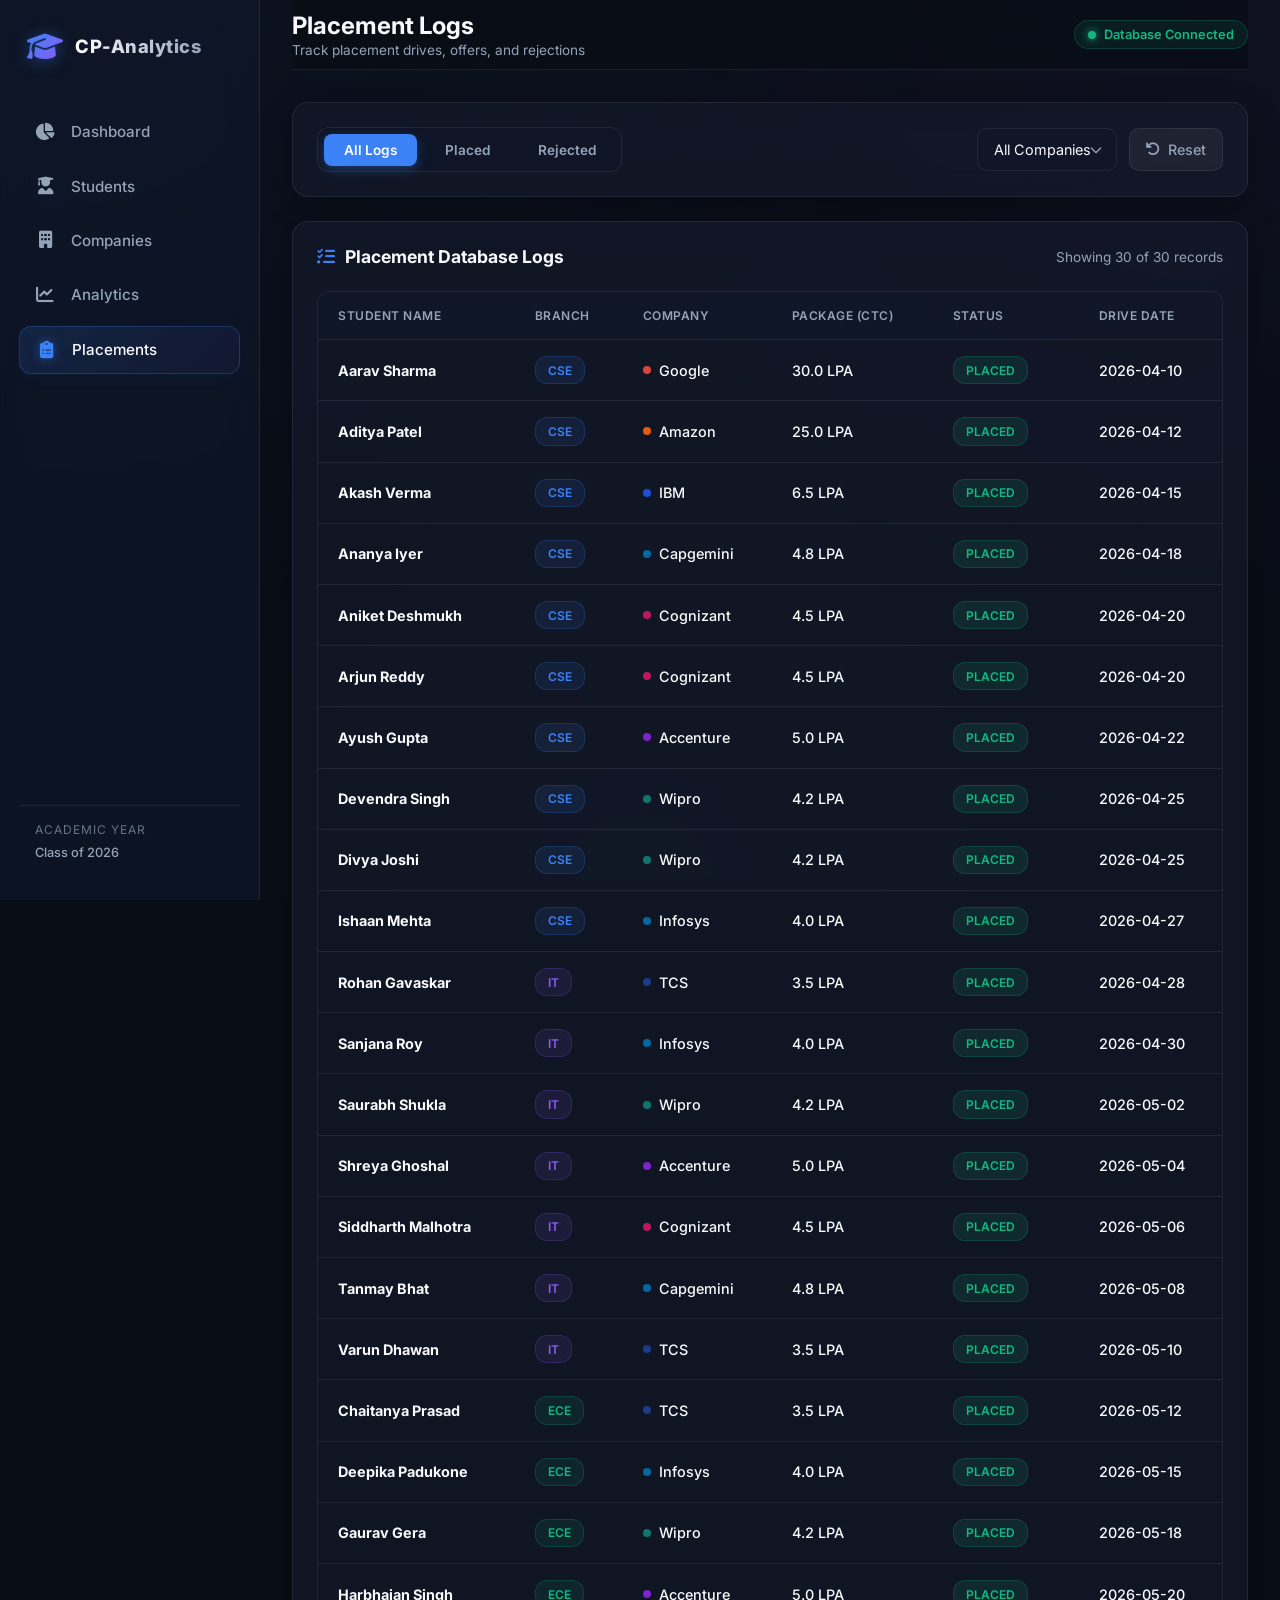
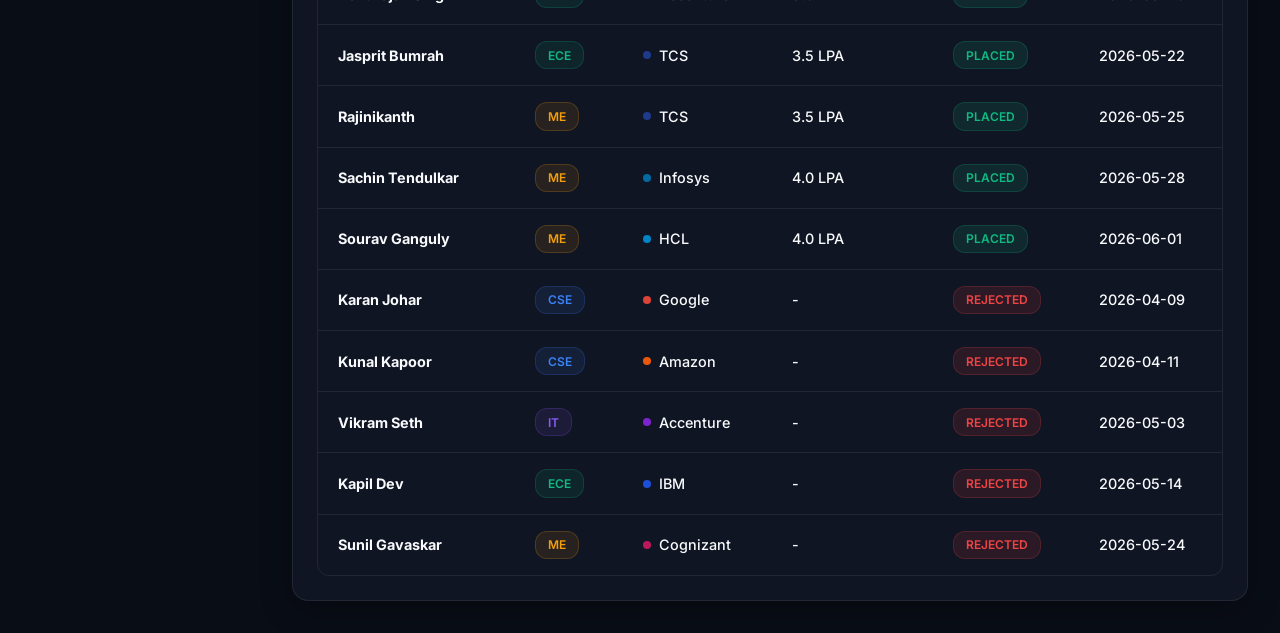
<file: frontend/placements.html>
<!DOCTYPE html>
<html lang="en">
<head>
  <meta charset="UTF-8">
  <meta name="viewport" content="width=device-width, initial-scale=1.0">
  <title>Placement Logs | College Placement Analytics System</title>
  <meta name="description" content="View the complete placement logs history including student offers, rejections, packages, and timeline events.">
  <!-- FontAwesome Icons -->
  <link rel="stylesheet" href="https://cdnjs.cloudflare.com/ajax/libs/font-awesome/6.4.0/css/all.min.css">
  <!-- Stylesheet -->
  <link rel="stylesheet" href="css/style.css">
</head>
<body>

  <div class="app-container">
    <!-- Sidebar Overlay for Mobile -->
    <div class="sidebar-overlay" id="sidebarOverlay"></div>

    <!-- Sidebar Navigation -->
    <aside class="sidebar" id="sidebar">
      <div class="sidebar-logo">
        <i class="fa-solid fa-graduation-cap"></i>
        <span>CP-Analytics</span>
      </div>
      <ul class="sidebar-menu">
        <li class="sidebar-menu-item" id="menu-dashboard">
          <a href="index.html">
            <i class="fa-solid fa-chart-pie"></i>
            <span>Dashboard</span>
          </a>
        </li>
        <li class="sidebar-menu-item" id="menu-students">
          <a href="students.html">
            <i class="fa-solid fa-user-graduate"></i>
            <span>Students</span>
          </a>
        </li>
        <li class="sidebar-menu-item" id="menu-companies">
          <a href="companies.html">
            <i class="fa-solid fa-building"></i>
            <span>Companies</span>
          </a>
        </li>
        <li class="sidebar-menu-item" id="menu-analytics">
          <a href="analytics.html">
            <i class="fa-solid fa-chart-line"></i>
            <span>Analytics</span>
          </a>
        </li>
        <li class="sidebar-menu-item" id="menu-placements">
          <a href="placements.html">
            <i class="fa-solid fa-clipboard-list"></i>
            <span>Placements</span>
          </a>
        </li>
      </ul>
      <div class="sidebar-footer">
        <span class="sidebar-footer-title">Academic Year</span>
        <span class="sidebar-footer-info">Class of 2026</span>
      </div>
    </aside>

    <!-- Main Content Area -->
    <div class="main-content">
      <!-- Top Header -->
      <header class="top-bar">
        <div style="display: flex; align-items: center;">
          <button class="mobile-toggle" id="mobileToggle" aria-label="Toggle Navigation Menu">
            <i class="fa-solid fa-bars"></i>
          </button>
          <div class="page-info">
            <h1 class="page-title">Placement Logs</h1>
            <span class="page-subtitle">Track placement drives, offers, and rejections</span>
          </div>
        </div>
        <div class="top-bar-actions">
          <div class="system-status-pill">
            <span class="system-status-indicator"></span>
            <span>Database Connected</span>
          </div>
        </div>
      </header>

      <!-- Main Body -->
      <main class="content-body">
        
        <!-- Status Tab Filters & Company Select -->
        <div class="glass-card search-filter-panel">
          <div class="tab-filters" style="margin-bottom: 0;">
            <button class="tab-btn active" id="placement-tab-all">All Logs</button>
            <button class="tab-btn" id="placement-tab-placed">Placed</button>
            <button class="tab-btn" id="placement-tab-rejected">Rejected</button>
          </div>
          <div class="filter-group" style="margin-left: auto;">
            <select class="filter-select" id="placement-company-filter">
              <option value="All">All Companies</option>
              <!-- Populated dynamically -->
            </select>
            <button class="btn-reset" id="placement-reset-btn">
              <i class="fa-solid fa-arrow-rotate-left"></i> Reset
            </button>
          </div>
        </div>

        <!-- Placements Table Card -->
        <div class="glass-card">
          <div class="card-header">
            <span class="card-title">
              <i class="fa-solid fa-list-check"></i>
              Placement Database Logs
            </span>
            <span class="page-subtitle" id="placement-log-count">Showing 30 of 30 records</span>
          </div>
          <div class="table-responsive">
            <table class="custom-table">
              <thead>
                <tr>
                  <th>Student Name</th>
                  <th>Branch</th>
                  <th>Company</th>
                  <th>Package (CTC)</th>
                  <th>Status</th>
                  <th>Drive Date</th>
                </tr>
              </thead>
              <tbody id="placements-table-body">
                <!-- Dynamically generated rows -->
              </tbody>
            </table>
          </div>
        </div>

      </main>
    </div>
  </div>

  <!-- Data Script -->
  <script src="js/data.js"></script>
  <!-- Application Main Logic -->
  <script src="js/main.js"></script>
</body>
</html>
</file>
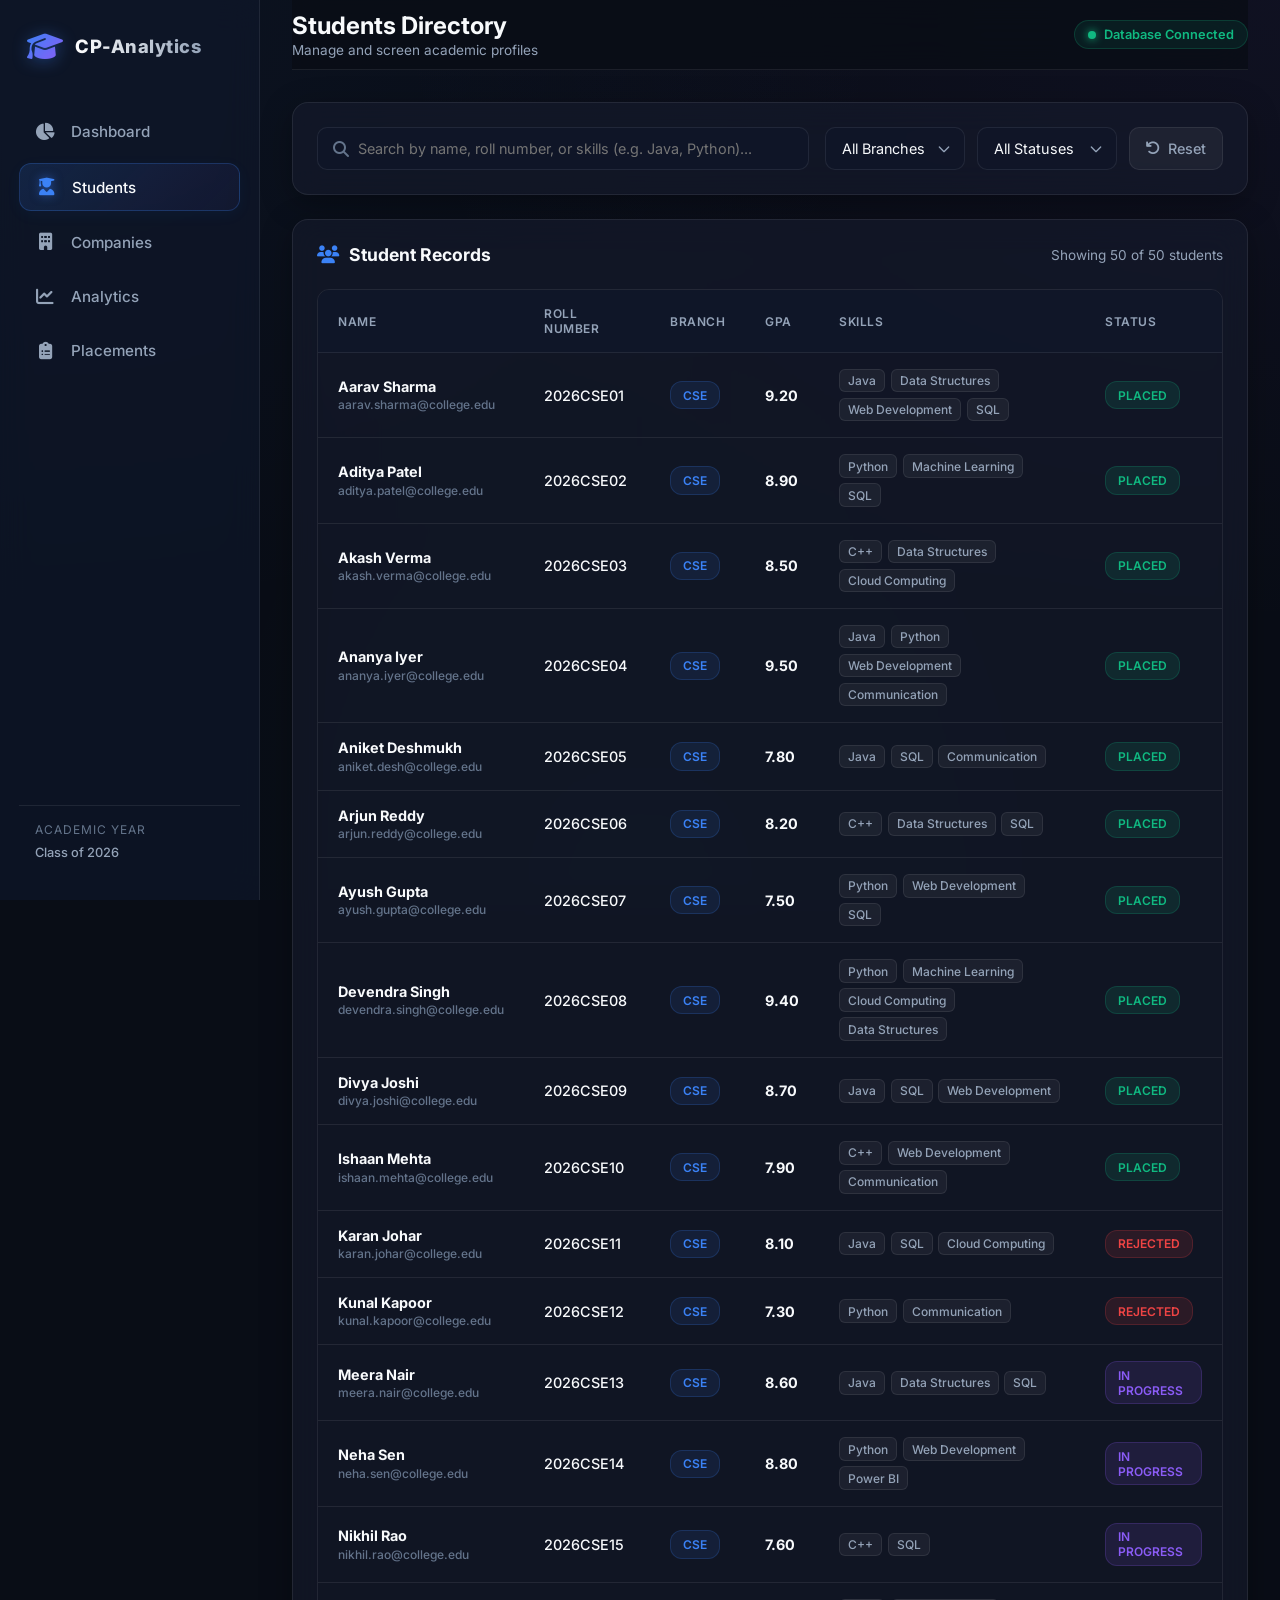
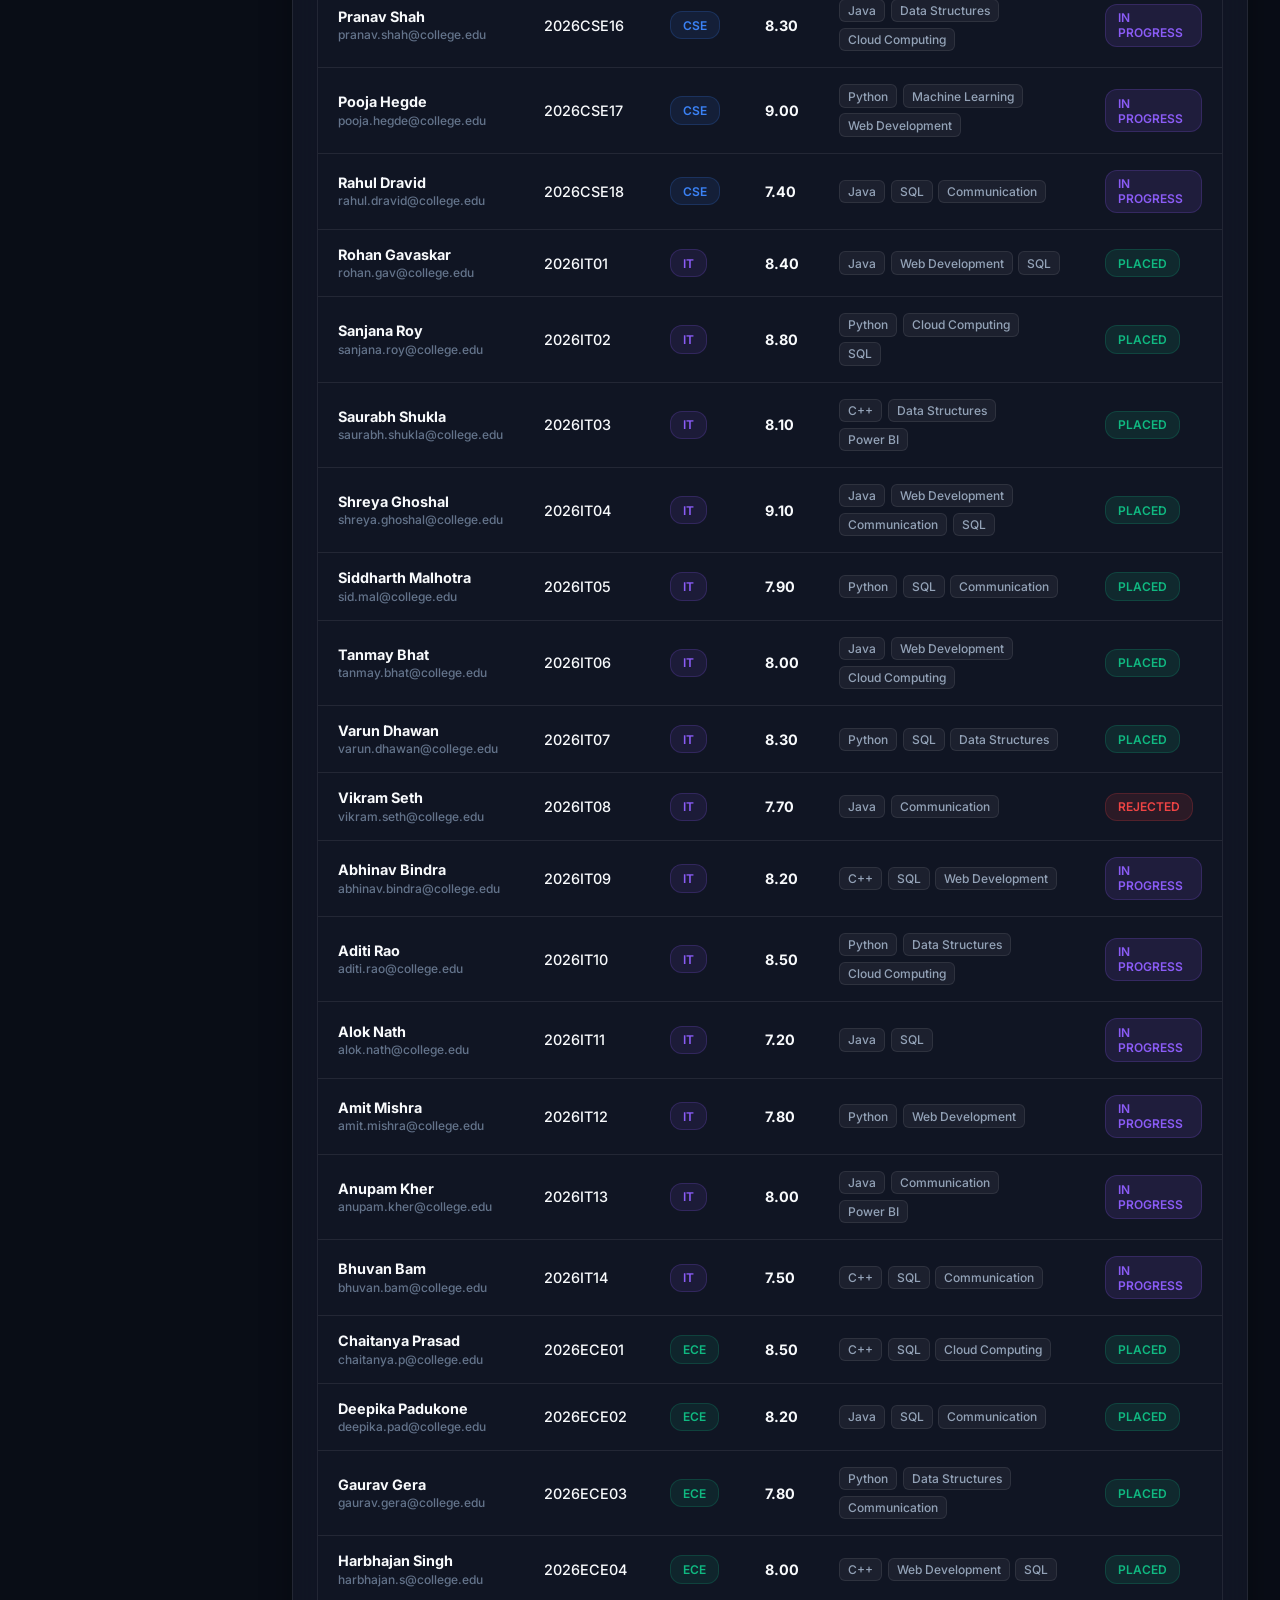
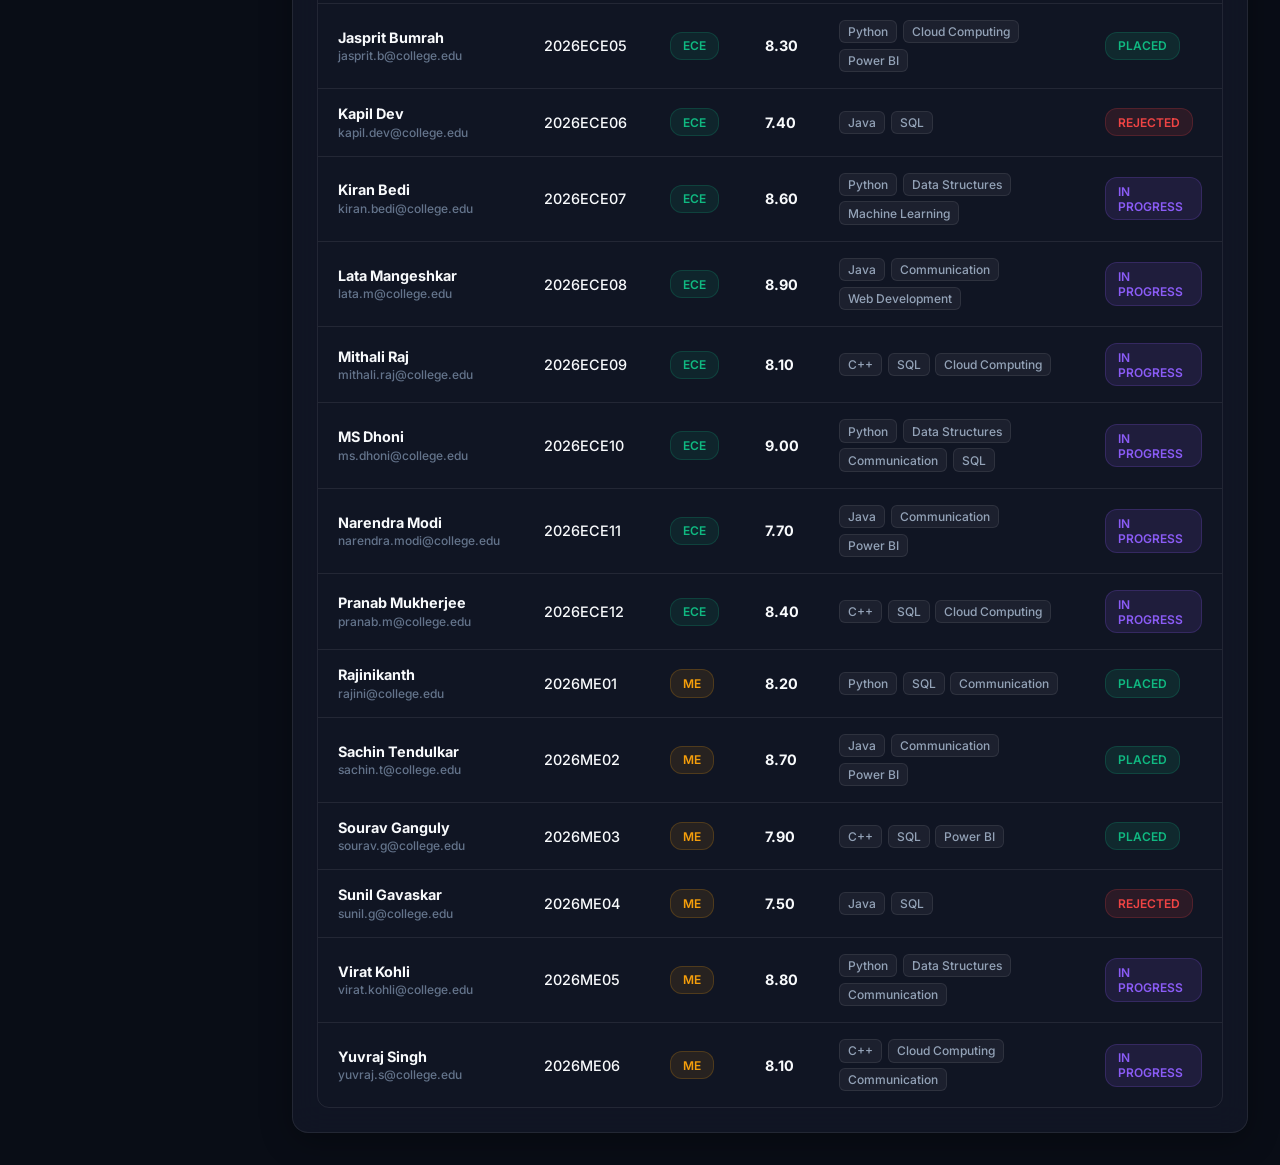
<file: frontend/students.html>
<!DOCTYPE html>
<html lang="en">
<head>
  <meta charset="UTF-8">
  <meta name="viewport" content="width=device-width, initial-scale=1.0">
  <title>Students Directory | College Placement Analytics System</title>
  <meta name="description" content="College Placement student directory. Search and filter students by name, branch, skills, and placement status.">
  <!-- FontAwesome Icons -->
  <link rel="stylesheet" href="https://cdnjs.cloudflare.com/ajax/libs/font-awesome/6.4.0/css/all.min.css">
  <!-- Stylesheet -->
  <link rel="stylesheet" href="css/style.css">
</head>
<body>

  <div class="app-container">
    <!-- Sidebar Overlay for Mobile -->
    <div class="sidebar-overlay" id="sidebarOverlay"></div>

    <!-- Sidebar Navigation -->
    <aside class="sidebar" id="sidebar">
      <div class="sidebar-logo">
        <i class="fa-solid fa-graduation-cap"></i>
        <span>CP-Analytics</span>
      </div>
      <ul class="sidebar-menu">
        <li class="sidebar-menu-item" id="menu-dashboard">
          <a href="index.html">
            <i class="fa-solid fa-chart-pie"></i>
            <span>Dashboard</span>
          </a>
        </li>
        <li class="sidebar-menu-item" id="menu-students">
          <a href="students.html">
            <i class="fa-solid fa-user-graduate"></i>
            <span>Students</span>
          </a>
        </li>
        <li class="sidebar-menu-item" id="menu-companies">
          <a href="companies.html">
            <i class="fa-solid fa-building"></i>
            <span>Companies</span>
          </a>
        </li>
        <li class="sidebar-menu-item" id="menu-analytics">
          <a href="analytics.html">
            <i class="fa-solid fa-chart-line"></i>
            <span>Analytics</span>
          </a>
        </li>
        <li class="sidebar-menu-item" id="menu-placements">
          <a href="placements.html">
            <i class="fa-solid fa-clipboard-list"></i>
            <span>Placements</span>
          </a>
        </li>
      </ul>
      <div class="sidebar-footer">
        <span class="sidebar-footer-title">Academic Year</span>
        <span class="sidebar-footer-info">Class of 2026</span>
      </div>
    </aside>

    <!-- Main Content Area -->
    <div class="main-content">
      <!-- Top Header -->
      <header class="top-bar">
        <div style="display: flex; align-items: center;">
          <button class="mobile-toggle" id="mobileToggle" aria-label="Toggle Navigation Menu">
            <i class="fa-solid fa-bars"></i>
          </button>
          <div class="page-info">
            <h1 class="page-title">Students Directory</h1>
            <span class="page-subtitle">Manage and screen academic profiles</span>
          </div>
        </div>
        <div class="top-bar-actions">
          <div class="system-status-pill">
            <span class="system-status-indicator"></span>
            <span>Database Connected</span>
          </div>
        </div>
      </header>

      <!-- Main Body -->
      <main class="content-body">
        
        <!-- Search & Filters Panel -->
        <div class="glass-card search-filter-panel">
          <div class="search-box">
            <i class="fa-solid fa-magnifying-glass"></i>
            <input type="text" id="student-search-input" placeholder="Search by name, roll number, or skills (e.g. Java, Python)...">
          </div>
          <div class="filter-group">
            <select class="filter-select" id="student-branch-filter">
              <option value="All">All Branches</option>
              <option value="CSE">CSE</option>
              <option value="IT">IT</option>
              <option value="ECE">ECE</option>
              <option value="ME">ME</option>
            </select>
            <select class="filter-select" id="student-status-filter">
              <option value="All">All Statuses</option>
              <option value="Placed">Placed</option>
              <option value="Rejected">Rejected</option>
              <option value="In Progress">In Progress</option>
            </select>
            <button class="btn-reset" id="student-reset-btn">
              <i class="fa-solid fa-arrow-rotate-left"></i> Reset
            </button>
          </div>
        </div>

        <!-- Student Database Table -->
        <div class="glass-card">
          <div class="card-header">
            <span class="card-title">
              <i class="fa-solid fa-users"></i>
              Student Records
            </span>
            <span class="page-subtitle" id="student-record-count">Showing 50 of 50 students</span>
          </div>
          <div class="table-responsive">
            <table class="custom-table">
              <thead>
                <tr>
                  <th>Name</th>
                  <th>Roll Number</th>
                  <th>Branch</th>
                  <th>GPA</th>
                  <th>Skills</th>
                  <th>Status</th>
                </tr>
              </thead>
              <tbody id="students-table-body">
                <!-- Dynamically generated rows -->
              </tbody>
            </table>
          </div>
        </div>

      </main>
    </div>
  </div>

  <!-- Data Script -->
  <script src="js/data.js"></script>
  <!-- Application Main Logic -->
  <script src="js/main.js"></script>
</body>
</html>
</file>
<file: frontend/css/style.css>
/* Import Inter Google Font */
@import url('https://fonts.googleapis.com/css2?family=Inter:wght@300;400;500;600;700;800&display=swap');

/* Color Variables and Theme Setup */
:root {
  --bg-primary: #090d16;
  --bg-secondary: #0f172a;
  --bg-card: rgba(22, 28, 45, 0.6);
  --bg-card-hover: rgba(30, 41, 59, 0.8);
  --border-color: rgba(255, 255, 255, 0.08);
  --border-glow: rgba(59, 130, 246, 0.15);
  
  --text-primary: #f8fafc;
  --text-secondary: #94a3b8;
  --text-muted: #64748b;
  
  --color-accent: #3b82f6;
  --color-accent-glow: rgba(59, 130, 246, 0.3);
  --color-emerald: #10b981;
  --color-emerald-glow: rgba(16, 185, 129, 0.2);
  --color-violet: #8b5cf6;
  --color-violet-glow: rgba(139, 92, 246, 0.2);
  --color-amber: #f59e0b;
  --color-amber-glow: rgba(245, 158, 11, 0.2);
  --color-rose: #ef4444;
  --color-rose-glow: rgba(239, 68, 68, 0.2);
  --color-sky: #0ea5e9;
  
  --sidebar-width: 260px;
  --header-height: 70px;
  
  --transition-fast: 0.2s ease;
  --transition-normal: 0.3s cubic-bezier(0.4, 0, 0.2, 1);
  --card-shadow: 0 8px 32px 0 rgba(0, 0, 0, 0.3);
  --glass-blur: blur(16px);
}

/* Resets and General Layout */
* {
  margin: 0;
  padding: 0;
  box-sizing: border-box;
  font-family: 'Inter', system-ui, -apple-system, sans-serif;
  scrollbar-width: thin;
  scrollbar-color: var(--border-color) transparent;
}

body {
  background-color: var(--bg-primary);
  color: var(--text-primary);
  min-height: 100vh;
  overflow-x: hidden;
  background-image: 
    radial-gradient(at 0% 0%, rgba(59, 130, 246, 0.05) 0px, transparent 50%),
    radial-gradient(at 100% 0%, rgba(139, 92, 246, 0.05) 0px, transparent 50%),
    radial-gradient(at 50% 100%, rgba(16, 185, 129, 0.03) 0px, transparent 50%);
  background-attachment: fixed;
}

/* Custom Scrollbar */
::-webkit-scrollbar {
  width: 6px;
  height: 6px;
}
::-webkit-scrollbar-track {
  background: transparent;
}
::-webkit-scrollbar-thumb {
  background: rgba(255, 255, 255, 0.1);
  border-radius: 4px;
}
::-webkit-scrollbar-thumb:hover {
  background: rgba(255, 255, 255, 0.25);
}

/* Main App Wrapper */
.app-container {
  display: flex;
  min-height: 100vh;
}

/* Sidebar Navigation styles */
.sidebar {
  width: var(--sidebar-width);
  background: rgba(15, 23, 42, 0.7);
  backdrop-filter: var(--glass-blur);
  -webkit-backdrop-filter: var(--glass-blur);
  border-right: 1px solid var(--border-color);
  padding: 1.5rem 1.2rem;
  display: flex;
  flex-direction: column;
  position: fixed;
  top: 0;
  bottom: 0;
  left: 0;
  z-index: 100;
  transition: var(--transition-normal);
}

.sidebar-logo {
  display: flex;
  align-items: center;
  gap: 0.75rem;
  margin-bottom: 2.5rem;
  padding: 0.5rem;
}

.sidebar-logo i {
  font-size: 1.8rem;
  background: linear-gradient(135deg, var(--color-accent), var(--color-violet));
  -webkit-background-clip: text;
  -webkit-text-fill-color: transparent;
  filter: drop-shadow(0 2px 8px rgba(59, 130, 246, 0.4));
}

.sidebar-logo span {
  font-size: 1.15rem;
  font-weight: 800;
  letter-spacing: 0.5px;
  background: linear-gradient(to right, #ffffff, #94a3b8);
  -webkit-background-clip: text;
  -webkit-text-fill-color: transparent;
}

.sidebar-menu {
  list-style: none;
  display: flex;
  flex-direction: column;
  gap: 0.5rem;
}

.sidebar-menu-item a {
  display: flex;
  align-items: center;
  gap: 1rem;
  padding: 0.85rem 1rem;
  color: var(--text-secondary);
  text-decoration: none;
  border-radius: 12px;
  font-weight: 500;
  font-size: 0.95rem;
  transition: var(--transition-fast);
  position: relative;
}

.sidebar-menu-item a i {
  font-size: 1.1rem;
  width: 20px;
  text-align: center;
  transition: var(--transition-fast);
}

.sidebar-menu-item a:hover {
  color: var(--text-primary);
  background: rgba(255, 255, 255, 0.04);
}

.sidebar-menu-item.active a {
  color: var(--text-primary);
  background: linear-gradient(135deg, rgba(59, 130, 246, 0.15), rgba(139, 92, 246, 0.05));
  border: 1px solid rgba(59, 130, 246, 0.25);
  box-shadow: 0 4px 15px rgba(59, 130, 246, 0.05);
}

.sidebar-menu-item.active a i {
  color: var(--color-accent);
  text-shadow: 0 0 10px rgba(59, 130, 246, 0.5);
}

.sidebar-footer {
  margin-top: auto;
  padding: 1rem;
  border-top: 1px solid var(--border-color);
  display: flex;
  flex-direction: column;
  gap: 0.5rem;
}

.sidebar-footer-title {
  font-size: 0.75rem;
  text-transform: uppercase;
  color: var(--text-muted);
  letter-spacing: 1px;
}

.sidebar-footer-info {
  font-size: 0.8rem;
  color: var(--text-secondary);
  font-weight: 500;
}

/* Main Area Container */
.main-content {
  flex: 1;
  margin-left: var(--sidebar-width);
  padding: 0 2rem 2rem 2rem;
  display: flex;
  flex-direction: column;
  min-height: 100vh;
  transition: var(--transition-normal);
}

/* Header bar */
.top-bar {
  height: var(--header-height);
  display: flex;
  align-items: center;
  justify-content: space-between;
  border-bottom: 1px solid var(--border-color);
  margin-bottom: 2rem;
  position: sticky;
  top: 0;
  background: rgba(9, 13, 22, 0.8);
  backdrop-filter: var(--glass-blur);
  -webkit-backdrop-filter: var(--glass-blur);
  z-index: 90;
}

.mobile-toggle {
  display: none;
  background: none;
  border: none;
  color: var(--text-primary);
  font-size: 1.3rem;
  cursor: pointer;
  padding: 0.5rem;
  margin-right: 1rem;
  border-radius: 8px;
  transition: var(--transition-fast);
}

.mobile-toggle:hover {
  background: rgba(255, 255, 255, 0.05);
}

.page-info {
  display: flex;
  flex-direction: column;
}

.page-title {
  font-size: 1.5rem;
  font-weight: 700;
  color: var(--text-primary);
}

.page-subtitle {
  font-size: 0.85rem;
  color: var(--text-secondary);
  margin-top: 0.1rem;
}

.top-bar-actions {
  display: flex;
  align-items: center;
  gap: 1.5rem;
}

.system-status-pill {
  display: flex;
  align-items: center;
  gap: 0.5rem;
  background: rgba(16, 185, 129, 0.1);
  border: 1px solid rgba(16, 185, 129, 0.2);
  padding: 0.4rem 0.8rem;
  border-radius: 20px;
  font-size: 0.8rem;
  color: var(--color-emerald);
  font-weight: 600;
}

.system-status-indicator {
  width: 8px;
  height: 8px;
  border-radius: 50%;
  background-color: var(--color-emerald);
  box-shadow: 0 0 8px var(--color-emerald);
}

/* Glassmorphism Cards */
.glass-card {
  background: var(--bg-card);
  backdrop-filter: var(--glass-blur);
  -webkit-backdrop-filter: var(--glass-blur);
  border: 1px solid var(--border-color);
  border-radius: 16px;
  padding: 1.5rem;
  box-shadow: var(--card-shadow);
  transition: var(--transition-normal);
  animation: cardFadeIn 0.5s ease-out forwards;
}

.glass-card:hover {
  background: var(--bg-card-hover);
  border-color: rgba(59, 130, 246, 0.2);
  transform: translateY(-2px);
  box-shadow: 0 12px 40px 0 rgba(0, 0, 0, 0.4);
}

@keyframes cardFadeIn {
  from {
    opacity: 0;
    transform: translateY(12px);
  }
  to {
    opacity: 1;
    transform: translateY(0);
  }
}

/* KPI Dashboard Grid */
.kpi-grid {
  display: grid;
  grid-template-columns: repeat(4, 1fr);
  gap: 1.5rem;
  margin-bottom: 2rem;
}

.kpi-card {
  display: flex;
  align-items: center;
  justify-content: space-between;
}

.kpi-details {
  display: flex;
  flex-direction: column;
  gap: 0.4rem;
}

.kpi-title {
  font-size: 0.85rem;
  font-weight: 600;
  text-transform: uppercase;
  letter-spacing: 0.5px;
  color: var(--text-secondary);
}

.kpi-value {
  font-size: 1.85rem;
  font-weight: 800;
  color: var(--text-primary);
  line-height: 1.1;
}

.kpi-trend {
  font-size: 0.75rem;
  font-weight: 600;
  display: flex;
  align-items: center;
  gap: 0.25rem;
  color: var(--color-emerald);
}

.kpi-trend.neutral {
  color: var(--text-secondary);
}

.kpi-icon-wrapper {
  width: 52px;
  height: 52px;
  border-radius: 12px;
  display: flex;
  align-items: center;
  justify-content: center;
  font-size: 1.4rem;
  background: rgba(59, 130, 246, 0.1);
  border: 1px solid rgba(59, 130, 246, 0.15);
  color: var(--color-accent);
  box-shadow: inset 0 0 12px rgba(59, 130, 246, 0.1);
}

.kpi-card:nth-child(2) .kpi-icon-wrapper {
  background: rgba(139, 92, 246, 0.1);
  border-color: rgba(139, 92, 246, 0.15);
  color: var(--color-violet);
  box-shadow: inset 0 0 12px rgba(139, 92, 246, 0.1);
}

.kpi-card:nth-child(3) .kpi-icon-wrapper {
  background: rgba(16, 185, 129, 0.1);
  border-color: rgba(16, 185, 129, 0.15);
  color: var(--color-emerald);
  box-shadow: inset 0 0 12px rgba(16, 185, 129, 0.1);
}

.kpi-card:nth-child(4) .kpi-icon-wrapper {
  background: rgba(245, 158, 11, 0.1);
  border-color: rgba(245, 158, 11, 0.15);
  color: var(--color-amber);
  box-shadow: inset 0 0 12px rgba(245, 158, 11, 0.1);
}

/* Dashboard Analytics Grid */
.dashboard-grid {
  display: grid;
  grid-template-columns: 2fr 1fr;
  gap: 1.5rem;
  margin-bottom: 2rem;
}

.chart-card {
  min-height: 380px;
  display: flex;
  flex-direction: column;
}

.card-header {
  display: flex;
  align-items: center;
  justify-content: space-between;
  margin-bottom: 1.5rem;
}

.card-title {
  font-size: 1.1rem;
  font-weight: 700;
  color: var(--text-primary);
  display: flex;
  align-items: center;
  gap: 0.6rem;
}

.card-title i {
  color: var(--color-accent);
}

.chart-wrapper {
  flex: 1;
  position: relative;
  width: 100%;
  height: 100%;
  display: flex;
  align-items: center;
  justify-content: center;
}

/* Search and Filters panel */
.search-filter-panel {
  display: flex;
  flex-wrap: wrap;
  gap: 1rem;
  margin-bottom: 1.5rem;
  align-items: center;
}

.search-box {
  flex: 1;
  min-width: 250px;
  position: relative;
}

.search-box i {
  position: absolute;
  left: 1rem;
  top: 50%;
  transform: translateY(-50%);
  color: var(--text-muted);
}

.search-box input {
  width: 100%;
  background: rgba(15, 23, 42, 0.6);
  border: 1px solid var(--border-color);
  border-radius: 10px;
  padding: 0.75rem 1rem 0.75rem 2.5rem;
  color: var(--text-primary);
  font-size: 0.9rem;
  outline: none;
  transition: var(--transition-fast);
}

.search-box input:focus {
  border-color: var(--color-accent);
  box-shadow: 0 0 0 3px var(--color-accent-glow);
  background: rgba(15, 23, 42, 0.8);
}

.filter-group {
  display: flex;
  gap: 0.75rem;
  align-items: center;
}

.filter-select {
  background: rgba(15, 23, 42, 0.6);
  border: 1px solid var(--border-color);
  border-radius: 10px;
  padding: 0.75rem 1.5rem 0.75rem 1rem;
  color: var(--text-primary);
  font-size: 0.9rem;
  outline: none;
  cursor: pointer;
  appearance: none;
  background-image: url("data:image/svg+xml,%3Csvg xmlns='http://www.w3.org/2000/svg' fill='none' viewBox='0 0 24 24' stroke='%2394a3b8'%3E%3Cpath stroke-linecap='round' stroke-linejoin='round' stroke-width='2' d='M19 9l-7 7-7-7'/%3E%3C/svg%3E");
  background-repeat: no-repeat;
  background-position: right 0.75rem center;
  background-size: 1rem;
  min-width: 140px;
  transition: var(--transition-fast);
}

.filter-select:focus {
  border-color: var(--color-accent);
}

.filter-select option {
  background-color: var(--bg-secondary);
  color: var(--text-primary);
}

.btn-reset {
  background: rgba(255, 255, 255, 0.05);
  border: 1px solid var(--border-color);
  border-radius: 10px;
  padding: 0.75rem 1rem;
  color: var(--text-secondary);
  font-size: 0.9rem;
  font-weight: 500;
  cursor: pointer;
  transition: var(--transition-fast);
  display: flex;
  align-items: center;
  gap: 0.5rem;
}

.btn-reset:hover {
  background: rgba(255, 255, 255, 0.1);
  color: var(--text-primary);
}

/* Modern responsive table */
.table-responsive {
  width: 100%;
  overflow-x: auto;
  border-radius: 12px;
  border: 1px solid var(--border-color);
}

.custom-table {
  width: 100%;
  border-collapse: collapse;
  text-align: left;
  font-size: 0.9rem;
}

.custom-table th {
  background-color: rgba(15, 23, 42, 0.8);
  color: var(--text-secondary);
  font-weight: 600;
  padding: 1rem 1.25rem;
  border-bottom: 1px solid var(--border-color);
  text-transform: uppercase;
  font-size: 0.75rem;
  letter-spacing: 0.5px;
}

.custom-table td {
  padding: 1rem 1.25rem;
  border-bottom: 1px solid var(--border-color);
  color: var(--text-primary);
  font-weight: 500;
}

.custom-table tbody tr {
  transition: var(--transition-fast);
}

.custom-table tbody tr:hover {
  background-color: rgba(255, 255, 255, 0.02);
}

.custom-table tbody tr:last-child td {
  border-bottom: none;
}

/* Status Badges */
.badge {
  display: inline-flex;
  align-items: center;
  gap: 0.4rem;
  padding: 0.35rem 0.75rem;
  border-radius: 12px;
  font-size: 0.75rem;
  font-weight: 600;
  text-transform: uppercase;
}

.badge-placed {
  background: rgba(16, 185, 129, 0.12);
  border: 1px solid rgba(16, 185, 129, 0.2);
  color: var(--color-emerald);
}

.badge-rejected {
  background: rgba(239, 68, 68, 0.12);
  border: 1px solid rgba(239, 68, 68, 0.2);
  color: var(--color-rose);
}

.badge-progress {
  background: rgba(139, 92, 246, 0.12);
  border: 1px solid rgba(139, 92, 246, 0.2);
  color: var(--color-violet);
}

.badge-branch {
  background: rgba(255, 255, 255, 0.05);
  border: 1px solid rgba(255, 255, 255, 0.1);
  color: var(--text-secondary);
}

.badge-branch.cse {
  background: rgba(59, 130, 246, 0.1);
  border-color: rgba(59, 130, 246, 0.2);
  color: var(--color-accent);
}

.badge-branch.it {
  background: rgba(139, 92, 246, 0.1);
  border-color: rgba(139, 92, 246, 0.2);
  color: var(--color-violet);
}

.badge-branch.ece {
  background: rgba(16, 185, 129, 0.1);
  border-color: rgba(16, 185, 129, 0.2);
  color: var(--color-emerald);
}

.badge-branch.me {
  background: rgba(245, 158, 11, 0.1);
  border-color: rgba(245, 158, 11, 0.2);
  color: var(--color-amber);
}

/* Skills tags list */
.skills-tags {
  display: flex;
  flex-wrap: wrap;
  gap: 0.35rem;
}

.skill-tag {
  background: rgba(255, 255, 255, 0.05);
  border: 1px solid rgba(255, 255, 255, 0.08);
  color: var(--text-secondary);
  font-size: 0.75rem;
  padding: 0.2rem 0.5rem;
  border-radius: 6px;
  font-weight: 500;
  transition: var(--transition-fast);
}

.skill-tag:hover {
  background: rgba(59, 130, 246, 0.1);
  border-color: rgba(59, 130, 246, 0.3);
  color: var(--text-primary);
}

/* Detailed Analytics Cards styling */
.analytics-grid {
  display: grid;
  grid-template-columns: repeat(2, 1fr);
  gap: 1.5rem;
  margin-bottom: 2rem;
}

.analytics-card {
  min-height: 400px;
}

/* Companies Page Card Grid styles */
.companies-grid {
  display: grid;
  grid-template-columns: repeat(auto-fill, minmax(280px, 1fr));
  gap: 1.5rem;
  margin-bottom: 2rem;
}

.company-card {
  display: flex;
  flex-direction: column;
  gap: 1.25rem;
}

.company-header {
  display: flex;
  align-items: center;
  gap: 1rem;
}

.company-icon {
  width: 48px;
  height: 48px;
  border-radius: 12px;
  display: flex;
  align-items: center;
  justify-content: center;
  font-size: 1.35rem;
  color: #fff;
  box-shadow: 0 4px 12px rgba(0, 0, 0, 0.2);
}

.company-info {
  display: flex;
  flex-direction: column;
}

.company-name {
  font-size: 1.15rem;
  font-weight: 700;
  color: var(--text-primary);
}

.company-industry {
  font-size: 0.8rem;
  color: var(--text-secondary);
  margin-top: 0.15rem;
}

.company-stats {
  display: grid;
  grid-template-columns: repeat(2, 1fr);
  gap: 1rem;
  background: rgba(15, 23, 42, 0.4);
  padding: 0.85rem;
  border-radius: 10px;
  border: 1px solid var(--border-color);
}

.company-stat-val {
  font-size: 1rem;
  font-weight: 700;
  color: var(--text-primary);
  margin-top: 0.15rem;
}

.company-stat-lbl {
  font-size: 0.7rem;
  color: var(--text-secondary);
  text-transform: uppercase;
  letter-spacing: 0.5px;
}

.company-footer-skills {
  display: flex;
  flex-direction: column;
  gap: 0.5rem;
}

.company-skills-label {
  font-size: 0.75rem;
  color: var(--text-secondary);
  font-weight: 600;
}

/* Tab filter button layout for analytics and lists */
.tab-filters {
  display: flex;
  gap: 0.5rem;
  background: rgba(15, 23, 42, 0.6);
  padding: 0.35rem;
  border-radius: 12px;
  border: 1px solid var(--border-color);
  margin-bottom: 1.5rem;
  width: fit-content;
}

.tab-btn {
  background: none;
  border: none;
  padding: 0.5rem 1.25rem;
  color: var(--text-secondary);
  font-size: 0.85rem;
  font-weight: 600;
  cursor: pointer;
  border-radius: 8px;
  transition: var(--transition-fast);
}

.tab-btn:hover {
  color: var(--text-primary);
}

.tab-btn.active {
  background: var(--color-accent);
  color: #fff;
  box-shadow: 0 4px 12px var(--color-accent-glow);
}

/* Sidebar Overlay for Mobile */
.sidebar-overlay {
  display: none;
  position: fixed;
  top: 0;
  left: 0;
  right: 0;
  bottom: 0;
  background: rgba(0, 0, 0, 0.6);
  backdrop-filter: blur(4px);
  z-index: 99;
  transition: var(--transition-normal);
}

/* Empty State Styling */
.no-records {
  padding: 3rem;
  text-align: center;
  color: var(--text-secondary);
  display: flex;
  flex-direction: column;
  align-items: center;
  gap: 1rem;
}

.no-records i {
  font-size: 2.5rem;
  color: var(--text-muted);
}

/* Responsive Media Queries */
@media (max-width: 1200px) {
  .kpi-grid {
    grid-template-columns: repeat(2, 1fr);
  }
  
  .dashboard-grid {
    grid-template-columns: 1fr;
  }
  
  .analytics-grid {
    grid-template-columns: 1fr;
  }
}

@media (max-width: 768px) {
  .sidebar {
    transform: translateX(-100%);
  }
  
  .sidebar.open {
    transform: translateX(0);
  }
  
  .sidebar-overlay.open {
    display: block;
  }
  
  .main-content {
    margin-left: 0;
    padding: 0 1.25rem 1.25rem 1.25rem;
  }
  
  .mobile-toggle {
    display: block;
  }
  
  .top-bar-actions .system-status-pill {
    display: none;
  }
  
  .kpi-grid {
    grid-template-columns: repeat(2, 1fr);
  }
}

@media (max-width: 480px) {
  .kpi-grid {
    grid-template-columns: 1fr;
  }
  
  .search-filter-panel {
    flex-direction: column;
    align-items: stretch;
  }
  
  .filter-group {
    flex-direction: column;
    align-items: stretch;
  }
  
  .filter-select {
    width: 100%;
  }
}
</file>
